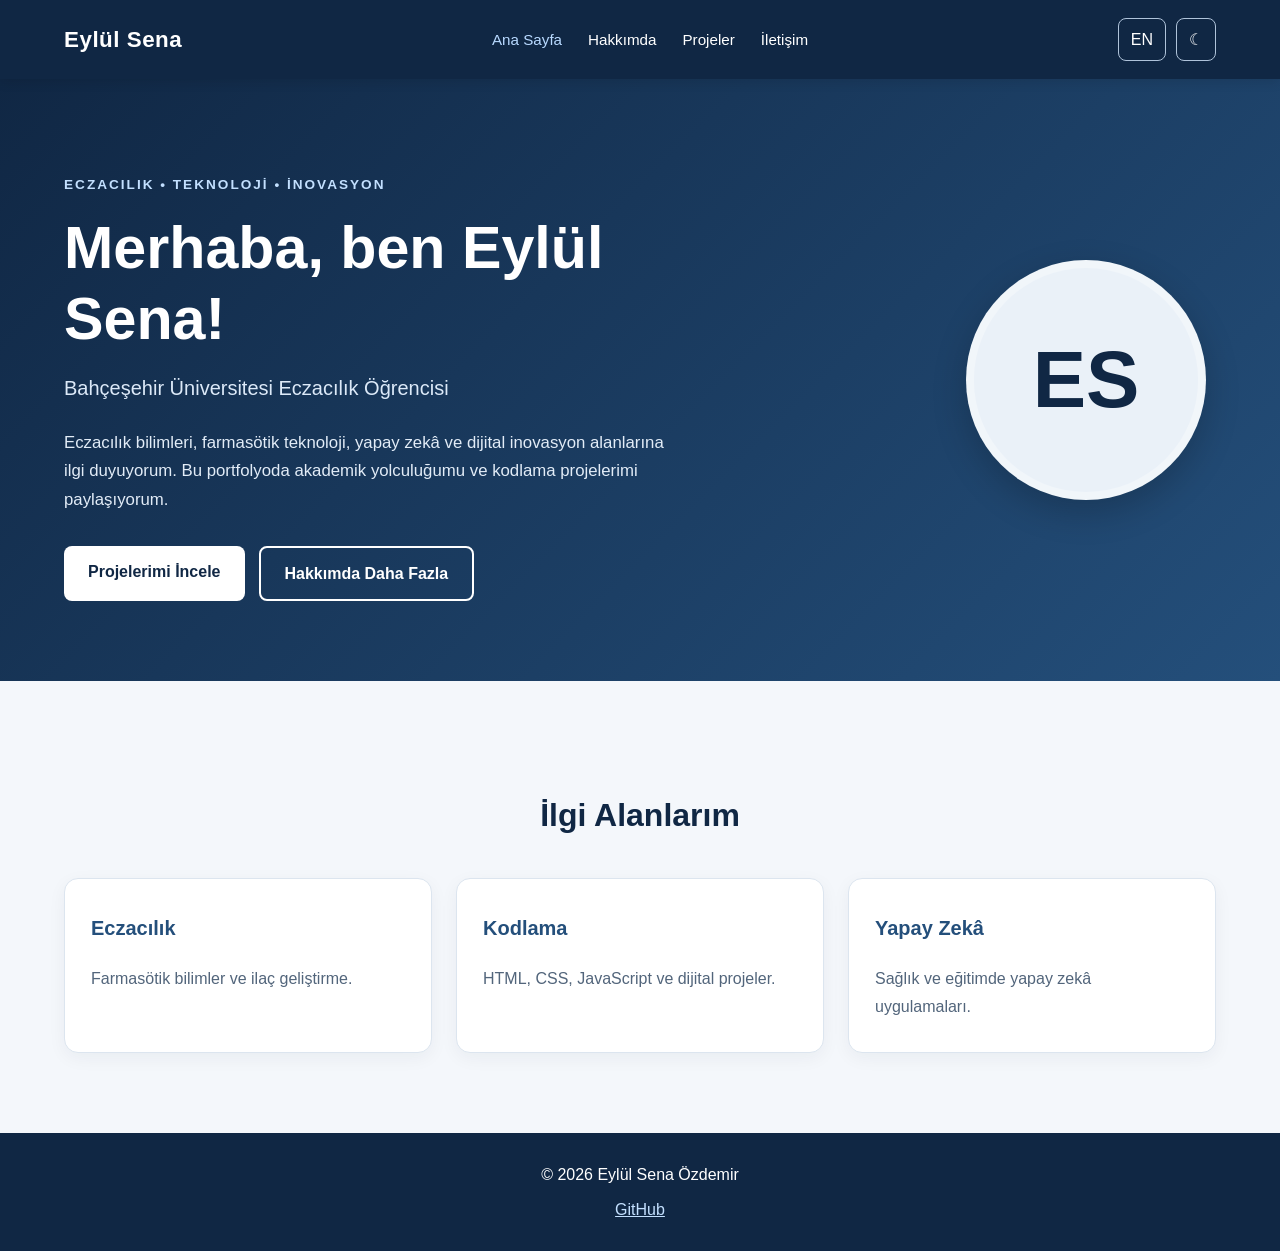
<file: index.html>
<!DOCTYPE html>
<html lang="tr">
<head>
  <meta charset="UTF-8">
  <meta name="viewport"
        content="width=device-width, initial-scale=1.0">
  <meta name="description"
        content="Eylül Sena Özdemir'in akademik ve dijital portfolyosu.">
  <title>Eylül Sena | Academic Portfolio</title>
  <link rel="stylesheet" href="style.css">
  <script src="script.js" defer></script>
</head>

<body>
  <!-- Üst menü -->
  <header class="site-header">
    <nav class="navbar" aria-label="Ana menü">
      <a href="index.html" class="logo">
        Eylül Sena
      </a>

      <button class="menu-toggle" type="button"
              aria-label="Menüyü aç"
              aria-expanded="false"
              aria-controls="nav-links">
        ☰
      </button>

      <ul class="nav-links" id="nav-links">
        <li><a href="index.html" aria-current="page"
               data-tr="Ana Sayfa" data-en="Home">Ana Sayfa</a></li>
        <li><a href="about.html"
               data-tr="Hakkımda" data-en="About">Hakkımda</a></li>
        <li><a href="projects.html"
               data-tr="Projeler" data-en="Projects">Projeler</a></li>
        <li><a href="contact.html"
               data-tr="İletişim" data-en="Contact">İletişim</a></li>
      </ul>

      <div class="header-actions">
        <button id="language-toggle" type="button"
                aria-label="Switch to English">EN</button>
        <button id="theme-toggle" type="button"
                aria-label="Karanlık modu aç">☾</button>
      </div>
    </nav>
  </header>

  <main>
    <!-- Ana tanıtım -->
    <section class="hero" aria-labelledby="hero-title">
      <div class="hero-content">
        <p class="eyebrow"
           data-tr="ECZACILIK • TEKNOLOJİ • İNOVASYON"
           data-en="PHARMACY • TECHNOLOGY • INNOVATION">
          ECZACILIK • TEKNOLOJİ • İNOVASYON
        </p>

        <h1 id="hero-title"
            data-tr="Merhaba, ben Eylül Sena!"
            data-en="Hello, I'm Eylül Sena!">
          Merhaba, ben Eylül Sena!
        </h1>

        <h2 data-tr="Bahçeşehir Üniversitesi Eczacılık Öğrencisi"
            data-en="Pharmacy Student at Bahçeşehir University">
          Bahçeşehir Üniversitesi Eczacılık Öğrencisi
        </h2>

        <p data-tr="Eczacılık bilimleri, farmasötik teknoloji, yapay zekâ ve dijital inovasyon alanlarına ilgi duyuyorum. Bu portfolyoda akademik yolculuğumu ve kodlama projelerimi paylaşıyorum."
           data-en="I am interested in pharmaceutical sciences, pharmaceutical technology, artificial intelligence, and digital innovation. This portfolio showcases my academic journey and coding projects.">
          Eczacılık bilimleri, farmasötik teknoloji,
          yapay zekâ ve dijital inovasyon alanlarına
          ilgi duyuyorum. Bu portfolyoda akademik
          yolculuğumu ve kodlama projelerimi paylaşıyorum.
        </p>

        <div class="hero-buttons">
          <a href="projects.html" class="btn btn-primary"
             data-tr="Projelerimi İncele"
             data-en="Explore My Projects">
            Projelerimi İncele
          </a>
          <a href="about.html" class="btn btn-outline"
             data-tr="Hakkımda Daha Fazla"
             data-en="More About Me">
            Hakkımda Daha Fazla
          </a>
        </div>
      </div>

      <div class="hero-avatar">
        <div class="avatar-placeholder" role="img"
             aria-label="Eylül Sena için profil avatarı">
          ES
        </div>
      </div>
    </section>

    <!-- İlgi alanları -->
    <section class="interests" aria-labelledby="interests-title">
      <h2 id="interests-title"
          data-tr="İlgi Alanlarım"
          data-en="My Areas of Interest">
        İlgi Alanlarım
      </h2>

      <div class="interest-grid">
        <article class="interest-card">
          <h3 data-tr="Eczacılık" data-en="Pharmacy">Eczacılık</h3>
          <p data-tr="Farmasötik bilimler ve ilaç geliştirme."
             data-en="Pharmaceutical sciences and drug development.">
            Farmasötik bilimler ve ilaç geliştirme.
          </p>
        </article>

        <article class="interest-card">
          <h3 data-tr="Kodlama" data-en="Coding">Kodlama</h3>
          <p data-tr="HTML, CSS, JavaScript ve dijital projeler."
             data-en="HTML, CSS, JavaScript, and digital projects.">
            HTML, CSS, JavaScript ve dijital projeler.
          </p>
        </article>

        <article class="interest-card">
          <h3 data-tr="Yapay Zekâ" data-en="Artificial Intelligence">
            Yapay Zekâ
          </h3>
          <p data-tr="Sağlık ve eğitimde yapay zekâ uygulamaları."
             data-en="AI applications in healthcare and education.">
            Sağlık ve eğitimde yapay zekâ uygulamaları.
          </p>
        </article>
      </div>
    </section>
  </main>

  <footer class="site-footer">
    <p>© 2026 Eylül Sena Özdemir</p>
    <a href="https://github.com/eyllozdemir"
       target="_blank" rel="noopener noreferrer">
      GitHub
    </a>
  </footer>
</body>
</html>
</file>
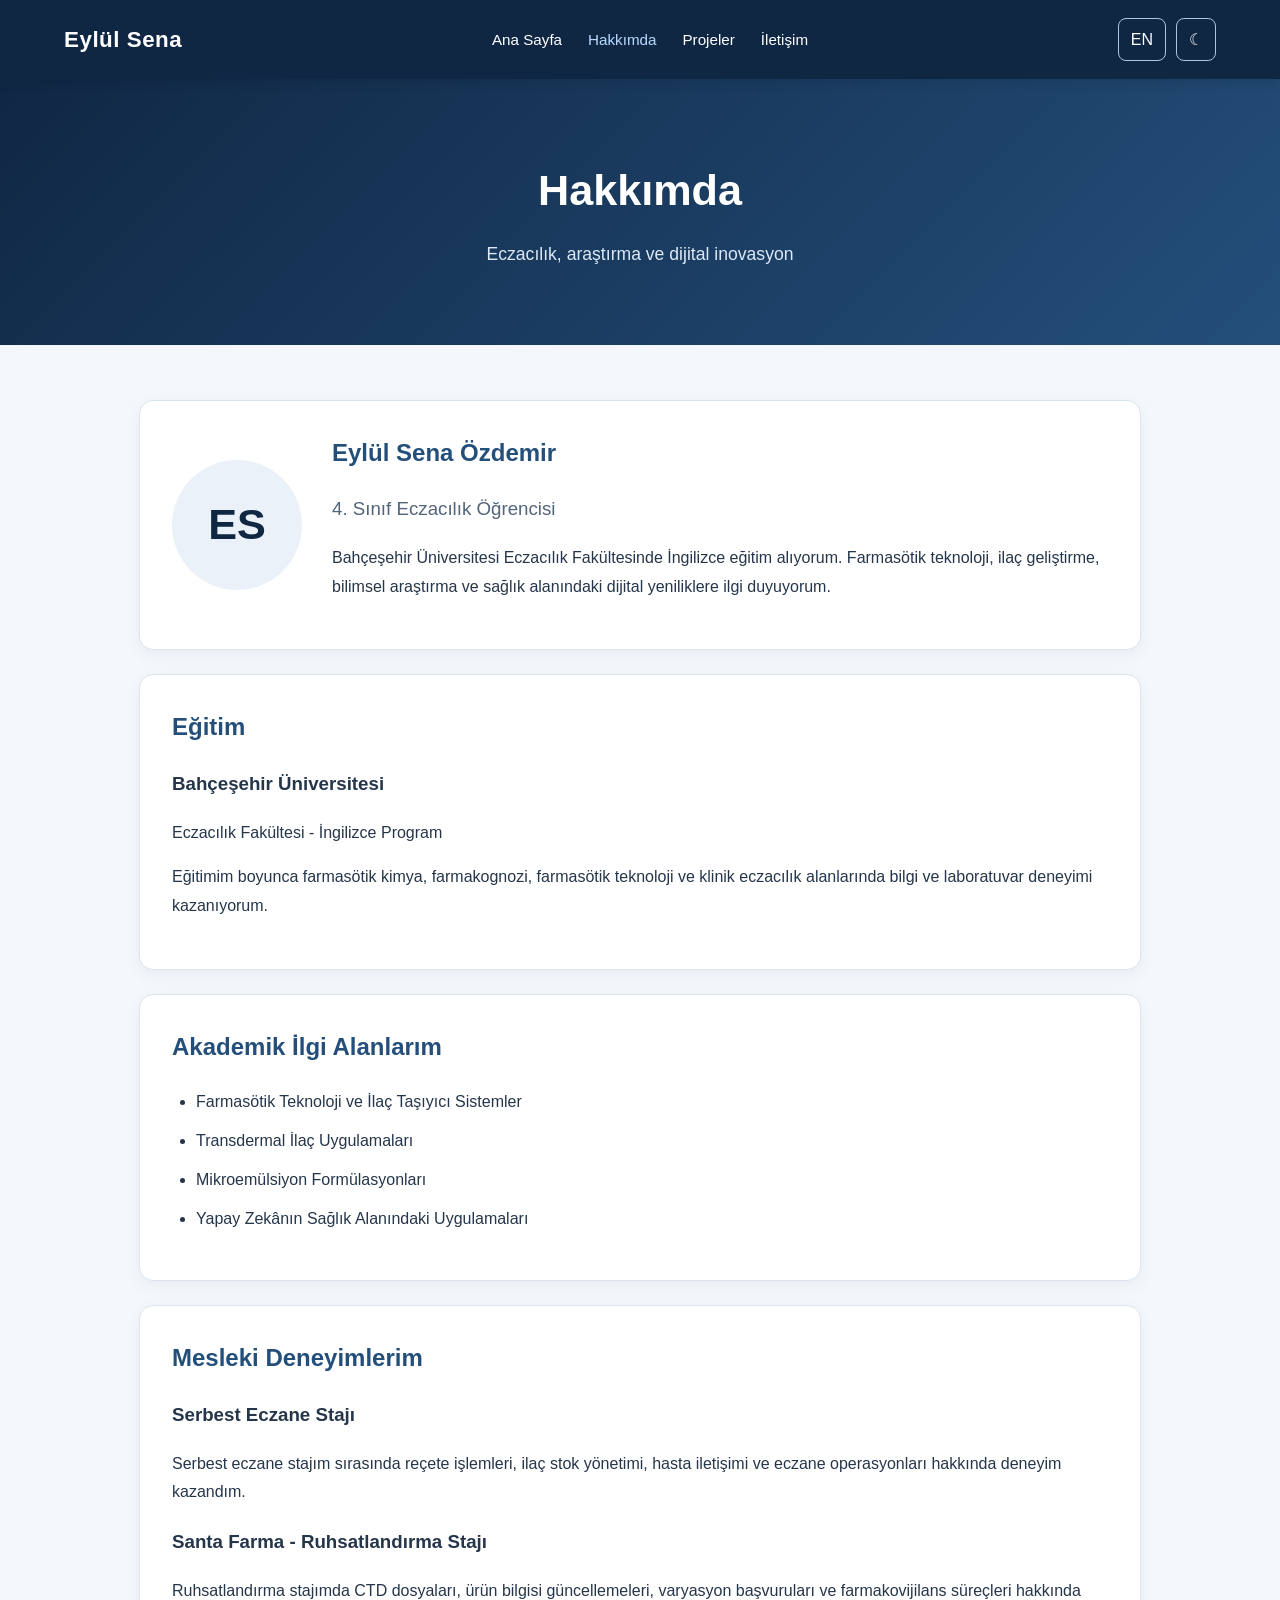
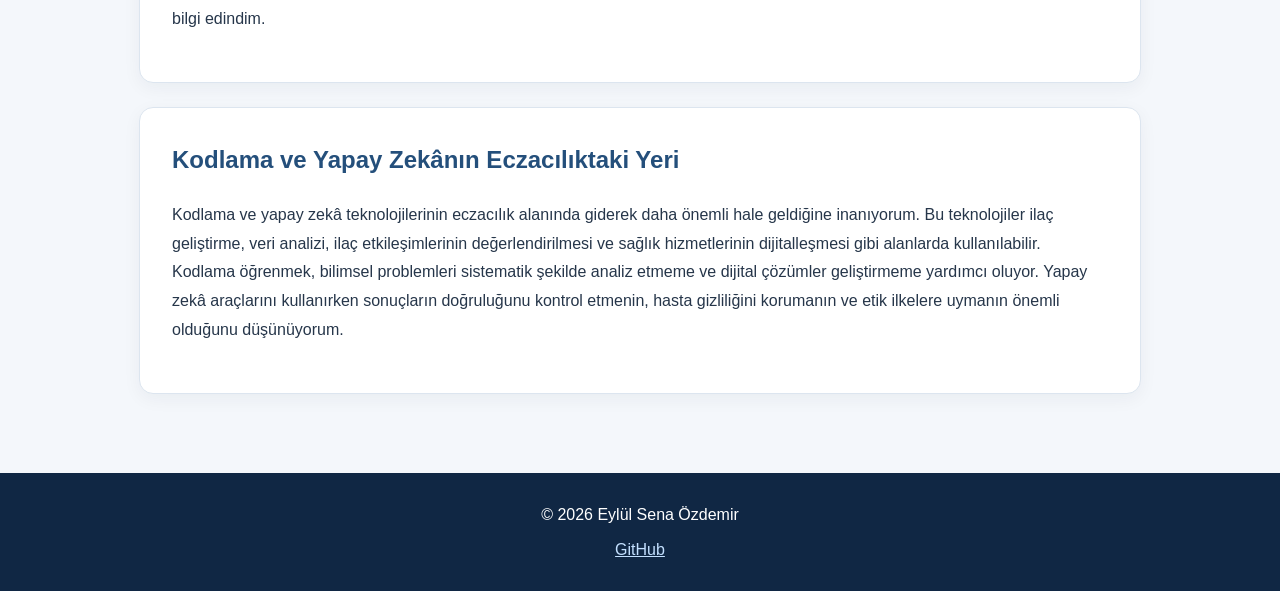
<file: about.html>
<!DOCTYPE html>
<html lang="tr">

<head>
  <meta charset="UTF-8">
  <meta name="viewport"
        content="width=device-width, initial-scale=1.0">

  <meta name="description"
        content="Eylül Sena Özdemir - Eğitim, deneyim ve akademik ilgi alanları.">

  <title>About Me | Eylül Sena</title>

  <link rel="stylesheet" href="style.css">
  <script src="script.js" defer></script>
</head>

<body>

  <!-- NAVIGATION -->
  <header class="site-header">
    <nav class="navbar" aria-label="Ana menü">

      <a href="index.html" class="logo">Eylül Sena</a>

      <button class="menu-toggle" type="button"
              aria-label="Menüyü aç"
              aria-expanded="false"
              aria-controls="nav-links">
        ☰
      </button>

      <ul class="nav-links" id="nav-links">
        <li>
          <a href="index.html"
             data-tr="Ana Sayfa" data-en="Home">
            Ana Sayfa
          </a>
        </li>

        <li>
          <a href="about.html" aria-current="page"
             data-tr="Hakkımda" data-en="About">
            Hakkımda
          </a>
        </li>

        <li>
          <a href="projects.html"
             data-tr="Projeler" data-en="Projects">
            Projeler
          </a>
        </li>

        <li>
          <a href="contact.html"
             data-tr="İletişim" data-en="Contact">
            İletişim
          </a>
        </li>
      </ul>

      <div class="header-actions">
        <button id="language-toggle" type="button"
                aria-label="Switch to English">EN</button>

        <button id="theme-toggle" type="button"
                aria-label="Karanlık modu aç">☾</button>
      </div>
    </nav>
  </header>


  <main>

    <!-- PAGE INTRODUCTION -->
    <section class="about-banner">
      <h1 data-tr="Hakkımda" data-en="About Me">
        Hakkımda
      </h1>

      <p data-tr="Eczacılık, araştırma ve dijital inovasyon"
         data-en="Pharmacy, Research and Digital Innovation">
        Eczacılık, araştırma ve dijital inovasyon
      </p>
    </section>


    <!-- PERSONAL INTRODUCTION -->
    <section class="about-container">

      <article class="about-intro">

        <div class="about-avatar" role="img"
             aria-label="Eylül Sena için profil avatarı">
          ES
        </div>

        <div>
          <h2>Eylül Sena Özdemir</h2>

          <h3 data-tr="4. Sınıf Eczacılık Öğrencisi"
              data-en="Fourth-Year Pharmacy Student">
            4. Sınıf Eczacılık Öğrencisi
          </h3>

          <p data-tr="Bahçeşehir Üniversitesi Eczacılık Fakültesinde İngilizce eğitim alıyorum. Farmasötik teknoloji, ilaç geliştirme, bilimsel araştırma ve sağlık alanındaki dijital yeniliklere ilgi duyuyorum."
             data-en="I am studying pharmacy in English at Bahçeşehir University. My interests include pharmaceutical technology, drug development, scientific research, and digital innovation in healthcare.">
            Bahçeşehir Üniversitesi Eczacılık
            Fakültesinde İngilizce eğitim alıyorum.
            Farmasötik teknoloji, ilaç geliştirme,
            bilimsel araştırma ve sağlık alanındaki
            dijital yeniliklere ilgi duyuyorum.
          </p>
        </div>

      </article>


      <!-- EDUCATION -->
      <article class="about-section">

        <h2 data-tr="Eğitim" data-en="Education">
          Eğitim
        </h2>

        <h3 data-tr="Bahçeşehir Üniversitesi"
            data-en="Bahçeşehir University">
          Bahçeşehir Üniversitesi
        </h3>

        <p data-tr="Eczacılık Fakültesi - İngilizce Program"
           data-en="Faculty of Pharmacy - English Program">
          Eczacılık Fakültesi - İngilizce Program
        </p>

        <p data-tr="Eğitimim boyunca farmasötik kimya, farmakognozi, farmasötik teknoloji ve klinik eczacılık alanlarında bilgi ve laboratuvar deneyimi kazanıyorum."
           data-en="Throughout my education, I have been developing my knowledge and laboratory experience in pharmaceutical chemistry, pharmacognosy, pharmaceutical technology, and clinical pharmacy.">
          Eğitimim boyunca farmasötik kimya,
          farmakognozi, farmasötik teknoloji ve
          klinik eczacılık alanlarında bilgi ve
          laboratuvar deneyimi kazanıyorum.
        </p>

      </article>


      <!-- RESEARCH INTERESTS -->
      <article class="about-section">

        <h2 data-tr="Akademik İlgi Alanlarım"
            data-en="Academic Interests">
          Akademik İlgi Alanlarım
        </h2>

        <ul>
          <li data-tr="Farmasötik Teknoloji ve İlaç Taşıyıcı Sistemler"
              data-en="Pharmaceutical Technology and Drug Delivery Systems">
            Farmasötik Teknoloji ve İlaç Taşıyıcı Sistemler
          </li>

          <li data-tr="Transdermal İlaç Uygulamaları"
              data-en="Transdermal Drug Delivery">
            Transdermal İlaç Uygulamaları
          </li>

          <li data-tr="Mikroemülsiyon Formülasyonları"
              data-en="Microemulsion Formulations">
            Mikroemülsiyon Formülasyonları
          </li>

          <li data-tr="Yapay Zekânın Sağlık Alanındaki Uygulamaları"
              data-en="Applications of Artificial Intelligence in Healthcare">
            Yapay Zekânın Sağlık Alanındaki Uygulamaları
          </li>
        </ul>

      </article>


      <!-- PROFESSIONAL EXPERIENCE -->
      <article class="about-section">

        <h2 data-tr="Mesleki Deneyimlerim"
            data-en="Professional Experience">
          Mesleki Deneyimlerim
        </h2>

        <h3 data-tr="Serbest Eczane Stajı"
            data-en="Community Pharmacy Internship">
          Serbest Eczane Stajı
        </h3>

        <p data-tr="Serbest eczane stajım sırasında reçete işlemleri, ilaç stok yönetimi, hasta iletişimi ve eczane operasyonları hakkında deneyim kazandım."
           data-en="During my community pharmacy internship, I gained experience in prescription processing, medication inventory management, patient communication, and pharmacy operations.">
          Serbest eczane stajım sırasında reçete
          işlemleri, ilaç stok yönetimi, hasta
          iletişimi ve eczane operasyonları
          hakkında deneyim kazandım.
        </p>

        <h3 data-tr="Santa Farma - Ruhsatlandırma Stajı"
            data-en="Santa Farma - Regulatory Affairs Internship">
          Santa Farma - Ruhsatlandırma Stajı
        </h3>

        <p data-tr="Ruhsatlandırma stajımda CTD dosyaları, ürün bilgisi güncellemeleri, varyasyon başvuruları ve farmakovijilans süreçleri hakkında bilgi edindim."
           data-en="During my regulatory affairs internship, I learned about CTD dossiers, product information updates, variation applications, and pharmacovigilance processes.">
          Ruhsatlandırma stajımda CTD dosyaları,
          ürün bilgisi güncellemeleri, varyasyon
          başvuruları ve farmakovijilans süreçleri
          hakkında bilgi edindim.
        </p>

      </article>


      <!-- CODING AND ARTIFICIAL INTELLIGENCE -->
      <article class="about-section">

        <h2 data-tr="Kodlama ve Yapay Zekânın Eczacılıktaki Yeri"
            data-en="The Role of Coding and AI in Pharmacy">
          Kodlama ve Yapay Zekânın Eczacılıktaki Yeri
        </h2>

        <p data-tr="Kodlama ve yapay zekâ teknolojilerinin eczacılık alanında giderek daha önemli hale geldiğine inanıyorum. Bu teknolojiler ilaç geliştirme, veri analizi, ilaç etkileşimlerinin değerlendirilmesi ve sağlık hizmetlerinin dijitalleşmesi gibi alanlarda kullanılabilir. Kodlama öğrenmek, bilimsel problemleri sistematik şekilde analiz etmeme ve dijital çözümler geliştirmeme yardımcı oluyor. Yapay zekâ araçlarını kullanırken sonuçların doğruluğunu kontrol etmenin, hasta gizliliğini korumanın ve etik ilkelere uymanın önemli olduğunu düşünüyorum."
           data-en="I believe that coding and artificial intelligence are becoming increasingly important in pharmacy. These technologies can support drug development, data analysis, drug interaction assessment, and the digital transformation of healthcare. Learning to code helps me analyze scientific problems systematically and develop digital solutions. When using AI tools, I believe it is essential to verify their outputs, protect patient privacy, and follow ethical principles.">
          Kodlama ve yapay zekâ teknolojilerinin
          eczacılık alanında giderek daha önemli
          hale geldiğine inanıyorum. Bu teknolojiler
          ilaç geliştirme, veri analizi, ilaç
          etkileşimlerinin değerlendirilmesi ve
          sağlık hizmetlerinin dijitalleşmesi
          gibi alanlarda kullanılabilir.

          Kodlama öğrenmek, bilimsel problemleri
          sistematik şekilde analiz etmeme ve
          dijital çözümler geliştirmeme yardımcı
          oluyor. Yapay zekâ araçlarını kullanırken
          sonuçların doğruluğunu kontrol etmenin,
          hasta gizliliğini korumanın ve etik
          ilkelere uymanın önemli olduğunu
          düşünüyorum.
        </p>

      </article>

    </section>
  </main>


  <footer class="site-footer">
    <p>© 2026 Eylül Sena Özdemir</p>

    <a href="https://github.com/eyllozdemir"
       target="_blank"
       rel="noopener noreferrer">
      GitHub
    </a>
  </footer>

</body>
</html>
</file>
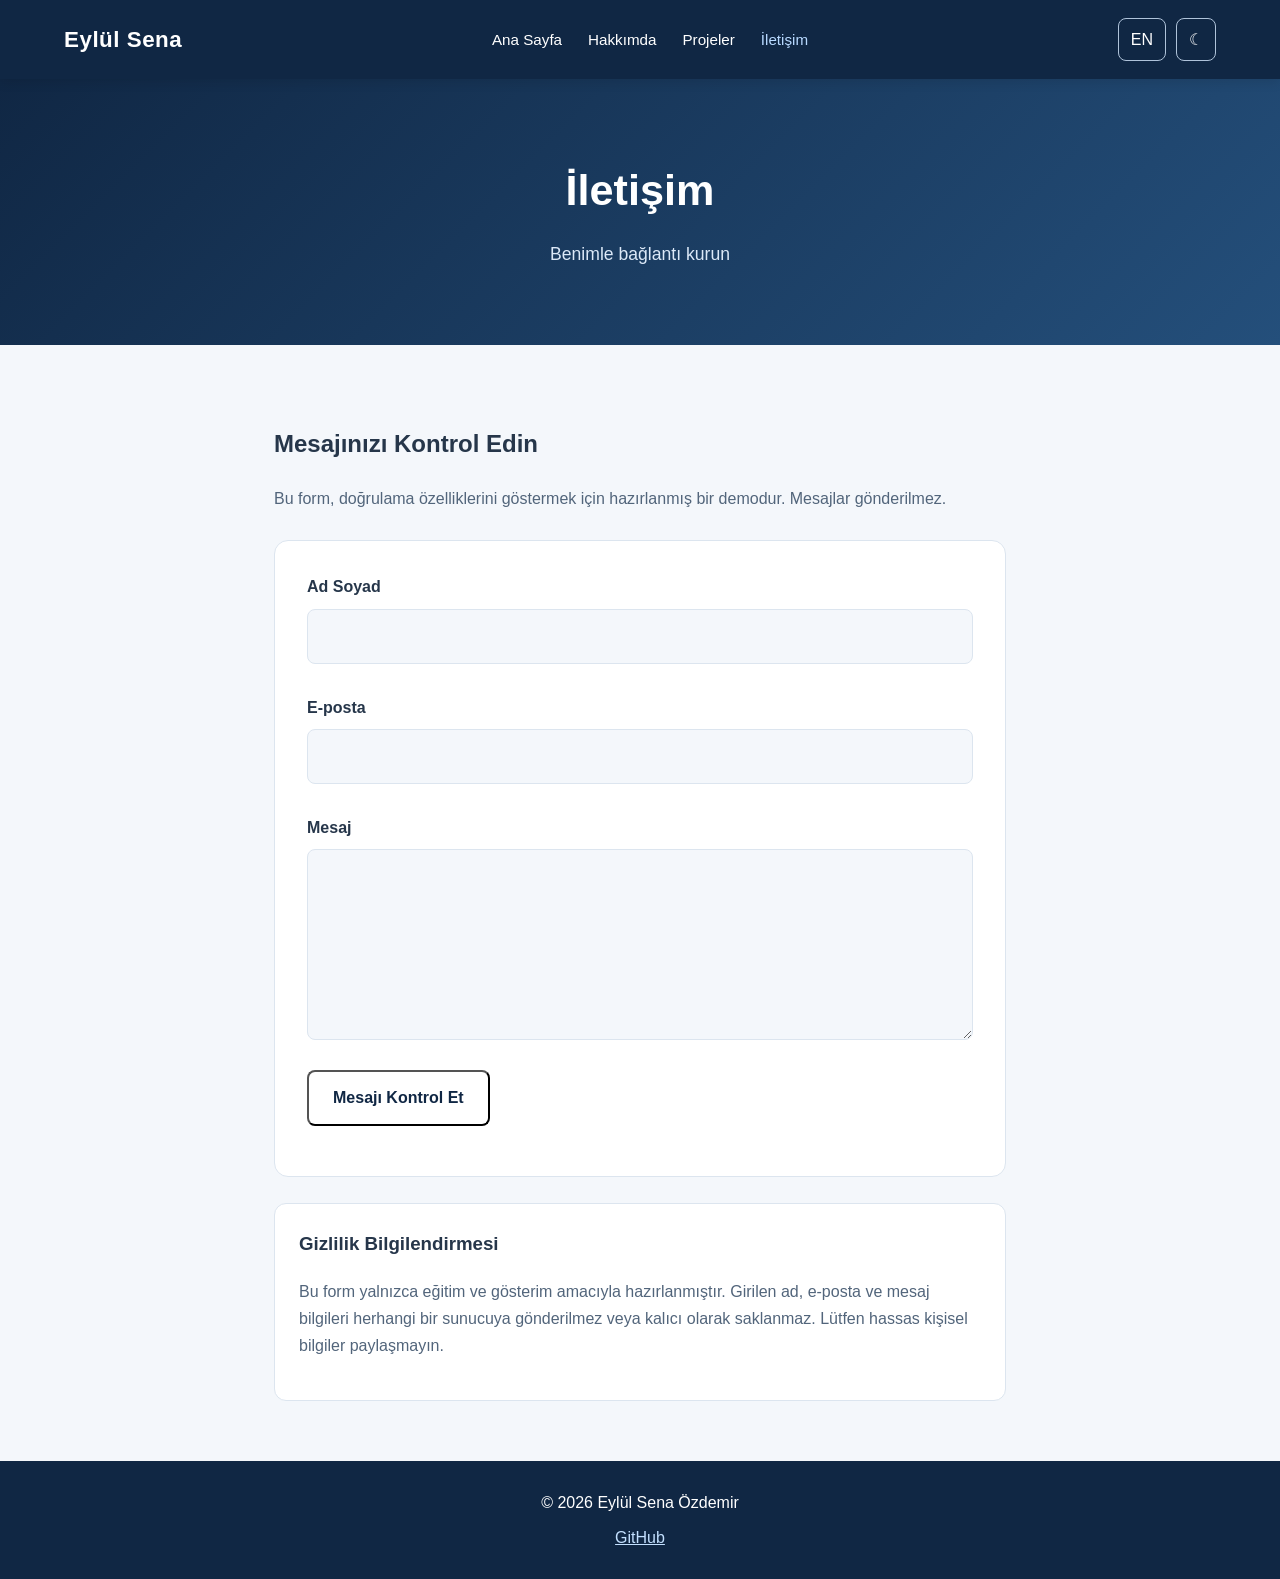
<file: contact.html>
<!DOCTYPE html>
<html lang="tr">

<head>
  <meta charset="UTF-8">
  <meta name="viewport"
        content="width=device-width, initial-scale=1.0">

  <meta name="description"
        content="Eylül Sena Özdemir - İletişim sayfası.">

  <title>Contact | Eylül Sena</title>

  <link rel="stylesheet" href="style.css">
  <script src="script.js" defer></script>
</head>

<body>

  <header class="site-header">
    <nav class="navbar" aria-label="Ana menü">

      <a href="index.html" class="logo">Eylül Sena</a>

      <button class="menu-toggle" type="button"
              aria-label="Menüyü aç"
              aria-expanded="false"
              aria-controls="nav-links">☰</button>

      <ul class="nav-links" id="nav-links">

        <li>
          <a href="index.html"
             data-tr="Ana Sayfa" data-en="Home">
            Ana Sayfa
          </a>
        </li>

        <li>
          <a href="about.html"
             data-tr="Hakkımda" data-en="About">
            Hakkımda
          </a>
        </li>

        <li>
          <a href="projects.html"
             data-tr="Projeler" data-en="Projects">
            Projeler
          </a>
        </li>

        <li>
          <a href="contact.html" aria-current="page"
             data-tr="İletişim" data-en="Contact">
            İletişim
          </a>
        </li>

      </ul>

      <div class="header-actions">
        <button id="language-toggle" type="button"
                aria-label="Switch to English">EN</button>

        <button id="theme-toggle" type="button"
                aria-label="Karanlık modu aç">☾</button>
      </div>

    </nav>
  </header>


  <main>

    <section class="about-banner">
      <h1 data-tr="İletişim" data-en="Contact Me">
        İletişim
      </h1>

      <p data-tr="Benimle bağlantı kurun"
         data-en="Let's Connect">
        Benimle bağlantı kurun
      </p>
    </section>


    <section class="contact-container"
             aria-labelledby="contact-heading">

      <h2 id="contact-heading"
          data-tr="Mesajınızı Kontrol Edin"
          data-en="Check Your Message">
        Mesajınızı Kontrol Edin
      </h2>

      <p data-tr="Bu form, doğrulama özelliklerini göstermek için hazırlanmış bir demodur. Mesajlar gönderilmez."
         data-en="This form demonstrates validation features. Messages are not sent.">
        Bu form, doğrulama özelliklerini
        göstermek için hazırlanmış bir demodur.
        Mesajlar gönderilmez.
      </p>

      <form id="contact-form" novalidate>

        <div class="form-group">
          <label for="contact-name"
                 data-tr="Ad Soyad"
                 data-en="Full Name">
            Ad Soyad
          </label>

          <input id="contact-name"
                 name="name"
                 type="text"
                 autocomplete="name"
                 maxlength="100"
                 required
                 aria-describedby="name-error">

          <span id="name-error"
                class="form-error"></span>
        </div>


        <div class="form-group">
          <label for="contact-email"
                 data-tr="E-posta"
                 data-en="Email Address">
            E-posta
          </label>

          <input id="contact-email"
                 name="email"
                 type="email"
                 autocomplete="email"
                 maxlength="254"
                 required
                 aria-describedby="email-error">

          <span id="email-error"
                class="form-error"></span>
        </div>


        <div class="form-group">
          <label for="contact-message"
                 data-tr="Mesaj"
                 data-en="Message">
            Mesaj
          </label>

          <textarea id="contact-message"
                    name="message"
                    rows="6"
                    minlength="10"
                    maxlength="1000"
                    required
                    aria-describedby="message-error"></textarea>

          <span id="message-error"
                class="form-error"></span>
        </div>


        <button type="submit" class="btn btn-primary"
                data-tr="Mesajı Kontrol Et"
                data-en="Validate Message">
          Mesajı Kontrol Et
        </button>

        <p id="form-status"
           role="status"
           aria-live="polite"></p>

      </form>


      <div class="privacy-note">
        <h3 data-tr="Gizlilik Bilgilendirmesi"
            data-en="Privacy Notice">
          Gizlilik Bilgilendirmesi
        </h3>

        <p data-tr="Bu form yalnızca eğitim ve gösterim amacıyla hazırlanmıştır. Girilen ad, e-posta ve mesaj bilgileri herhangi bir sunucuya gönderilmez veya kalıcı olarak saklanmaz. Lütfen hassas kişisel bilgiler paylaşmayın."
           data-en="This form is for educational demonstration only. Names, email addresses, and messages are not transmitted to a server or permanently stored. Please do not enter sensitive personal information.">
          Bu form yalnızca eğitim ve gösterim
          amacıyla hazırlanmıştır. Girilen ad,
          e-posta ve mesaj bilgileri herhangi
          bir sunucuya gönderilmez veya kalıcı
          olarak saklanmaz. Lütfen hassas
          kişisel bilgiler paylaşmayın.
        </p>
      </div>

    </section>

  </main>


  <footer class="site-footer">
    <p>© 2026 Eylül Sena Özdemir</p>

    <a href="https://github.com/eyllozdemir"
       target="_blank"
       rel="noopener noreferrer">
      GitHub
    </a>
  </footer>

</body>
</html>
</file>
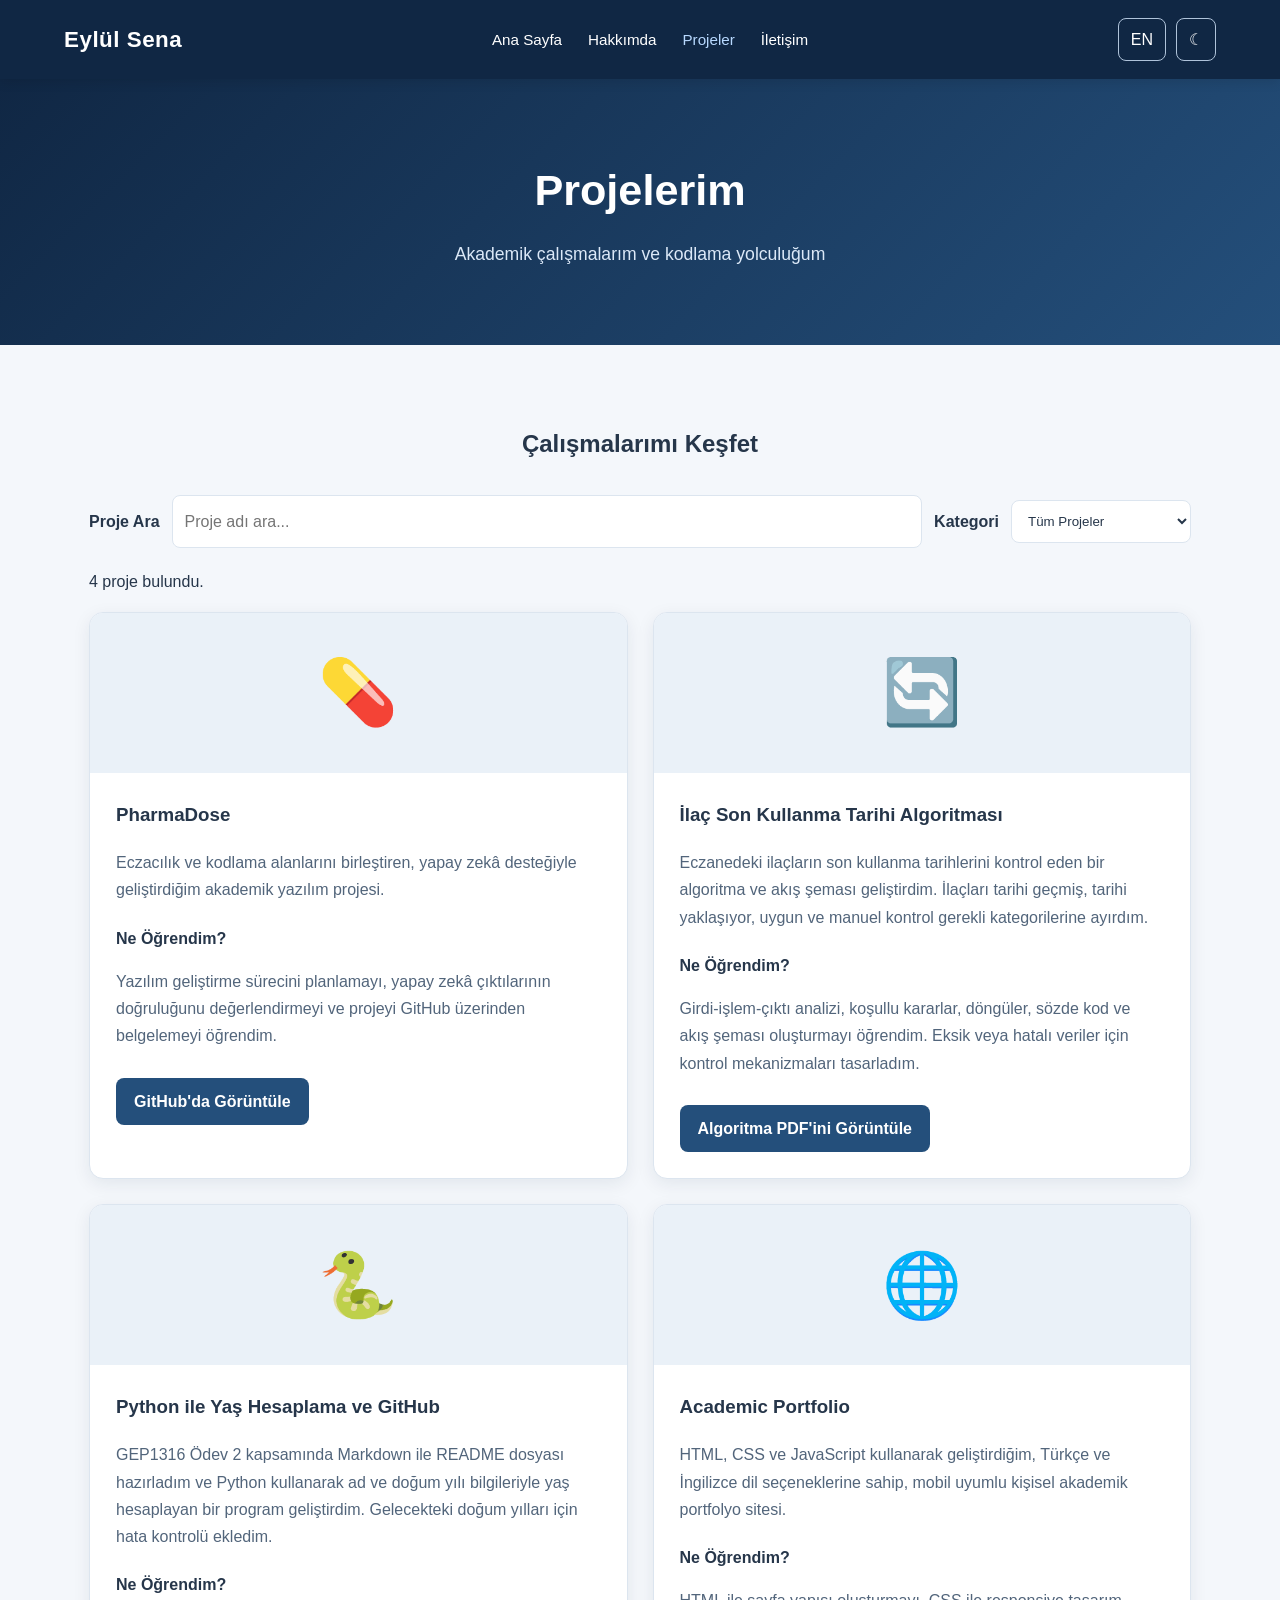
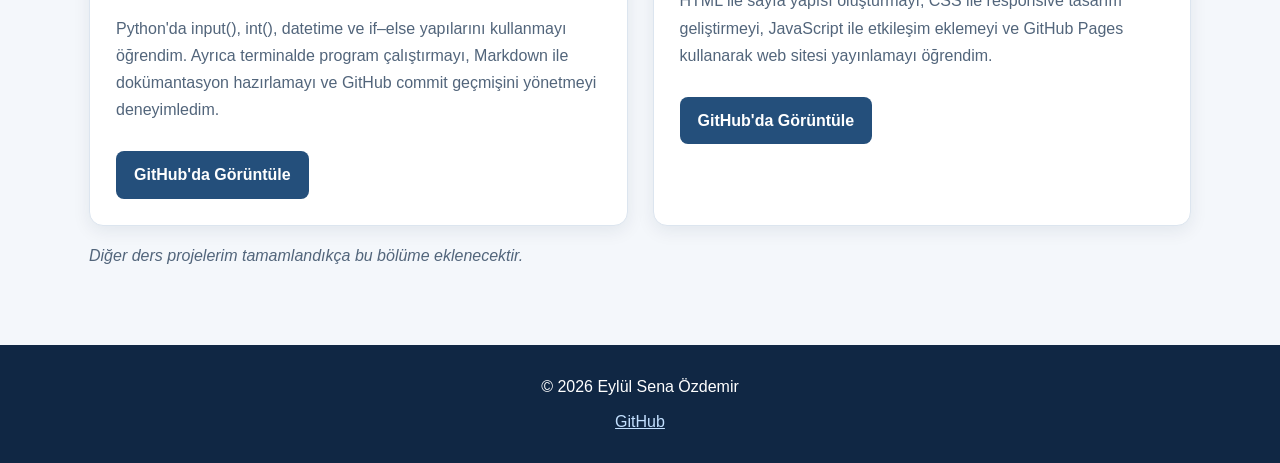
<file: projects.html>
<!DOCTYPE html>
<html lang="tr">

<head>
  <meta charset="UTF-8">

  <meta name="viewport"
        content="width=device-width, initial-scale=1.0">

  <meta name="description"
        content="Eylül Sena Özdemir'in akademik, eczacılık ve kodlama projeleri.">

  <title>Projects | Eylül Sena</title>

  <link rel="stylesheet" href="style.css">

  <script src="script.js" defer></script>
</head>

<body>

  <!-- =====================================
       HEADER AND NAVIGATION
       ===================================== -->

  <header class="site-header">

    <nav class="navbar" aria-label="Ana menü">

      <a href="index.html" class="logo">
        Eylül Sena
      </a>

      <button
        class="menu-toggle"
        type="button"
        aria-label="Menüyü aç"
        aria-expanded="false"
        aria-controls="nav-links">
        ☰
      </button>

      <ul class="nav-links" id="nav-links">

        <li>
          <a href="index.html"
             data-tr="Ana Sayfa"
             data-en="Home">
            Ana Sayfa
          </a>
        </li>

        <li>
          <a href="about.html"
             data-tr="Hakkımda"
             data-en="About">
            Hakkımda
          </a>
        </li>

        <li>
          <a href="projects.html"
             aria-current="page"
             data-tr="Projeler"
             data-en="Projects">
            Projeler
          </a>
        </li>

        <li>
          <a href="contact.html"
             data-tr="İletişim"
             data-en="Contact">
            İletişim
          </a>
        </li>

      </ul>

      <div class="header-actions">

        <button
          id="language-toggle"
          type="button"
          aria-label="Switch to English">
          EN
        </button>

        <button
          id="theme-toggle"
          type="button"
          aria-label="Karanlık modu aç">
          ☾
        </button>

      </div>

    </nav>

  </header>


  <!-- =====================================
       MAIN CONTENT
       ===================================== -->

  <main>

    <!-- PAGE BANNER -->

    <section class="about-banner">

      <h1
        data-tr="Projelerim"
        data-en="My Projects">
        Projelerim
      </h1>

      <p
        data-tr="Akademik çalışmalarım ve kodlama yolculuğum"
        data-en="My academic work and coding journey">
        Akademik çalışmalarım ve kodlama yolculuğum
      </p>

    </section>


    <!-- =====================================
         PROJECTS SECTION
         ===================================== -->

    <section
      class="projects-container"
      aria-labelledby="projects-heading">

      <h2
        id="projects-heading"
        data-tr="Çalışmalarımı Keşfet"
        data-en="Explore My Work">
        Çalışmalarımı Keşfet
      </h2>


      <!-- SEARCH AND FILTER -->

      <div class="project-controls">

        <label
          for="project-search"
          data-tr="Proje Ara"
          data-en="Search Projects">
          Proje Ara
        </label>

        <input
          type="search"
          id="project-search"
          placeholder="Proje adı ara..."
          aria-label="Proje ara">

        <label
          for="project-filter"
          data-tr="Kategori"
          data-en="Category">
          Kategori
        </label>

        <select id="project-filter">

          <option
            value="all"
            data-tr="Tüm Projeler"
            data-en="All Projects">
            Tüm Projeler
          </option>

          <option
            value="coding"
            data-tr="Kodlama"
            data-en="Coding">
            Kodlama
          </option>

          <option
            value="algorithm"
            data-tr="Algoritma"
            data-en="Algorithm">
            Algoritma
          </option>

          <option
            value="web"
            data-tr="Web Tasarımı"
            data-en="Web Design">
            Web Tasarımı
          </option>

        </select>

      </div>


      <p
        id="project-feedback"
        role="status"
        aria-live="polite">
      </p>


      <!-- =====================================
           PROJECT CARDS
           ===================================== -->

      <div class="projects-grid">


        <!-- =================================
             PROJECT 1 - PHARMADOSE
             ================================= -->

        <article
          class="project-card"
          data-category="coding"
          data-search="pharmadose pharmacy coding eczacılık kodlama">

          <div
            class="project-image"
            role="img"
            aria-label="PharmaDose proje simgesi">

            <span aria-hidden="true">💊</span>

          </div>


          <div class="project-content">

            <h3>PharmaDose</h3>

            <p
              data-tr="Eczacılık ve kodlama alanlarını birleştiren, yapay zekâ desteğiyle geliştirdiğim akademik yazılım projesi."
              data-en="An academic software project combining pharmacy and coding, developed with AI assistance.">

              Eczacılık ve kodlama alanlarını
              birleştiren, yapay zekâ desteğiyle
              geliştirdiğim akademik yazılım projesi.

            </p>


            <h4
              data-tr="Ne Öğrendim?"
              data-en="What I Learned">
              Ne Öğrendim?
            </h4>

            <p
              data-tr="Yazılım geliştirme sürecini planlamayı, yapay zekâ çıktılarının doğruluğunu değerlendirmeyi ve projeyi GitHub üzerinden belgelemeyi öğrendim."
              data-en="I learned to plan software development, evaluate AI-generated outputs, and document a project using GitHub.">

              Yazılım geliştirme sürecini
              planlamayı, yapay zekâ çıktılarının
              doğruluğunu değerlendirmeyi ve
              projeyi GitHub üzerinden
              belgelemeyi öğrendim.

            </p>


            <a
              class="project-link"
              href="https://github.com/eyllozdemir/PharmaDose"
              target="_blank"
              rel="noopener noreferrer"
              data-tr="GitHub'da Görüntüle"
              data-en="View on GitHub">

              GitHub'da Görüntüle

            </a>

          </div>

        </article>


        <!-- =================================
             PROJECT 2 - EXPIRY ALGORITHM
             ================================= -->

        <article
          class="project-card"
          data-category="algorithm"
          data-search="algorithm flowchart expiry date son kullanma tarihi algoritma pharmacy">

          <div
            class="project-image"
            role="img"
            aria-label="İlaç son kullanma tarihi algoritması simgesi">

            <span aria-hidden="true">🔄</span>

          </div>


          <div class="project-content">

            <h3
              data-tr="İlaç Son Kullanma Tarihi Algoritması"
              data-en="Medication Expiry Date Algorithm">

              İlaç Son Kullanma Tarihi Algoritması

            </h3>


            <p
              data-tr="Eczanedeki ilaçların son kullanma tarihlerini kontrol eden bir algoritma ve akış şeması geliştirdim. İlaçları tarihi geçmiş, tarihi yaklaşıyor, uygun ve manuel kontrol gerekli kategorilerine ayırdım."
              data-en="I developed an algorithm and flowchart to check medication expiry dates in a pharmacy. Medications are classified as expired, approaching expiry, valid, or requiring manual review.">

              Eczanedeki ilaçların son kullanma
              tarihlerini kontrol eden bir
              algoritma ve akış şeması geliştirdim.
              İlaçları tarihi geçmiş, tarihi
              yaklaşıyor, uygun ve manuel kontrol
              gerekli kategorilerine ayırdım.

            </p>


            <h4
              data-tr="Ne Öğrendim?"
              data-en="What I Learned">
              Ne Öğrendim?
            </h4>


            <p
              data-tr="Girdi-işlem-çıktı analizi, koşullu kararlar, döngüler, sözde kod ve akış şeması oluşturmayı öğrendim. Eksik veya hatalı veriler için kontrol mekanizmaları tasarladım."
              data-en="I learned input-process-output analysis, conditional decisions, loops, pseudocode, and flowchart design. I also designed checks for missing or invalid data.">

              Girdi-işlem-çıktı analizi,
              koşullu kararlar, döngüler,
              sözde kod ve akış şeması
              oluşturmayı öğrendim.
              Eksik veya hatalı veriler için
              kontrol mekanizmaları tasarladım.

            </p>


            
<a
  class="project-link"
  href="GEP1316_Odev1_Eylul_Sena_Ozdemir .pdf"
  target="_blank"
  rel="noopener noreferrer"
  data-tr="Algoritma PDF'ini Görüntüle"
  data-en="View Algorithm PDF">

  Algoritma PDF'ini Görüntüle

</a>

          </div>

        </article>


        <!-- =================================
             PROJECT 3 - PYTHON AND GITHUB
             ================================= -->

        <article
          class="project-card"
          data-category="coding"
          data-search="python github readme merhaba yaş hesaplama age calculator">

          <div
            class="project-image"
            role="img"
            aria-label="Python programlama projesi simgesi">

            <span aria-hidden="true">🐍</span>

          </div>


          <div class="project-content">

            <h3
              data-tr="Python ile Yaş Hesaplama ve GitHub"
              data-en="Python Age Calculator and GitHub">

              Python ile Yaş Hesaplama ve GitHub

            </h3>


            <p
              data-tr="GEP1316 Ödev 2 kapsamında Markdown ile README dosyası hazırladım ve Python kullanarak ad ve doğum yılı bilgileriyle yaş hesaplayan bir program geliştirdim. Gelecekteki doğum yılları için hata kontrolü ekledim."
              data-en="For GEP1316 Assignment 2, I created a README file using Markdown and developed a Python program that calculates age from a name and birth year. I added validation for future birth years.">

              GEP1316 Ödev 2 kapsamında
              Markdown ile README dosyası
              hazırladım ve Python kullanarak
              ad ve doğum yılı bilgileriyle
              yaş hesaplayan bir program geliştirdim.
              Gelecekteki doğum yılları için
              hata kontrolü ekledim.

            </p>


            <h4
              data-tr="Ne Öğrendim?"
              data-en="What I Learned">
              Ne Öğrendim?
            </h4>


            <p
              data-tr="Python'da input(), int(), datetime ve if–else yapılarını kullanmayı öğrendim. Ayrıca terminalde program çalıştırmayı, Markdown ile dokümantasyon hazırlamayı ve GitHub commit geçmişini yönetmeyi deneyimledim."
              data-en="I learned to use input(), int(), datetime, and if–else in Python. I also gained experience running programs in the terminal, writing Markdown documentation, and managing GitHub commits.">

              Python'da input(), int(),
              datetime ve if–else yapılarını
              kullanmayı öğrendim.
              Ayrıca terminalde program çalıştırmayı,
              Markdown ile dokümantasyon
              hazırlamayı ve GitHub commit
              geçmişini yönetmeyi deneyimledim.

            </p>


            <a
              class="project-link"
              href="https://github.com/eyllozdemir/gep1316-portfolyo"
              target="_blank"
              rel="noopener noreferrer"
              data-tr="GitHub'da Görüntüle"
              data-en="View on GitHub">

              GitHub'da Görüntüle

            </a>

          </div>

        </article>


        <!-- =================================
             PROJECT 4 - ACADEMIC PORTFOLIO
             ================================= -->

        <article
          class="project-card"
          data-category="web"
          data-search="academic portfolio html css javascript web design">

          <div
            class="project-image"
            role="img"
            aria-label="Academic Portfolio web sitesi simgesi">

            <span aria-hidden="true">🌐</span>

          </div>


          <div class="project-content">

            <h3>Academic Portfolio</h3>


            <p
              data-tr="HTML, CSS ve JavaScript kullanarak geliştirdiğim, Türkçe ve İngilizce dil seçeneklerine sahip, mobil uyumlu kişisel akademik portfolyo sitesi."
              data-en="A responsive bilingual academic portfolio website developed using HTML, CSS, and JavaScript.">

              HTML, CSS ve JavaScript kullanarak
              geliştirdiğim, Türkçe ve İngilizce
              dil seçeneklerine sahip,
              mobil uyumlu kişisel akademik
              portfolyo sitesi.

            </p>


            <h4
              data-tr="Ne Öğrendim?"
              data-en="What I Learned">
              Ne Öğrendim?
            </h4>


            <p
              data-tr="HTML ile sayfa yapısı oluşturmayı, CSS ile responsive tasarım geliştirmeyi, JavaScript ile etkileşim eklemeyi ve GitHub Pages kullanarak web sitesi yayınlamayı öğrendim."
              data-en="I learned to structure pages with HTML, create responsive layouts with CSS, add interactivity with JavaScript, and publish websites using GitHub Pages.">

              HTML ile sayfa yapısı oluşturmayı,
              CSS ile responsive tasarım geliştirmeyi,
              JavaScript ile etkileşim eklemeyi
              ve GitHub Pages kullanarak
              web sitesi yayınlamayı öğrendim.

            </p>


            <a
              class="project-link"
              href="https://github.com/eyllozdemir/academic-portfolio"
              target="_blank"
              rel="noopener noreferrer"
              data-tr="GitHub'da Görüntüle"
              data-en="View on GitHub">

              GitHub'da Görüntüle

            </a>

          </div>

        </article>


      </div>


      <!-- ADDITIONAL PROJECTS NOTE -->

      <p
        class="project-note"
        data-tr="Diğer ders projelerim tamamlandıkça bu bölüme eklenecektir."
        data-en="Additional coursework projects will be added as they are completed.">

        Diğer ders projelerim tamamlandıkça
        bu bölüme eklenecektir.

      </p>


    </section>

  </main>


  <!-- =====================================
       FOOTER
       ===================================== -->

  <footer class="site-footer">

    <p>© 2026 Eylül Sena Özdemir</p>

    <a
      href="https://github.com/eyllozdemir"
      target="_blank"
      rel="noopener noreferrer">

      GitHub

    </a>

  </footer>

</body>
</html>
</file>
<file: style.css>
/* ==========================================
   EYLUL SENA - ACADEMIC PORTFOLIO
   Main Stylesheet
   ========================================== */

/* 1. RENKLER VE TEMEL AYARLAR */

:root {
  --navy: #102744;
  --blue: #244F7B;
  --light-blue: #EAF1F8;
  --white: #FFFFFF;
  --background: #F4F7FB;
  --text: #26364A;
  --muted: #52657B;
  --border: #DCE5EF;
  --card: #FFFFFF;
  --focus: #F3B544;
}

* {
  box-sizing: border-box;
}

html {
  scroll-behavior: smooth;
}

body {
  margin: 0;
  font-family: Arial, Helvetica, sans-serif;
  line-height: 1.7;
  color: var(--text);
  background-color: var(--background);
}

a {
  color: inherit;
  text-decoration: none;
}

button,
input,
textarea {
  font: inherit;
}

button {
  cursor: pointer;
}

img {
  max-width: 100%;
  height: auto;
}

/* 2. ERISILEBILIRLIK */

:focus-visible {
  outline: 3px solid var(--focus);
  outline-offset: 4px;
}

/* 3. UST MENU */

.site-header {
  background-color: var(--navy);
  color: var(--white);
  position: sticky;
  top: 0;
  z-index: 100;
  box-shadow: 0 2px 12px rgba(0, 0, 0, 0.12);
}

.navbar {
  max-width: 1200px;
  margin: 0 auto;
  padding: 18px 24px;
  display: flex;
  align-items: center;
  justify-content: space-between;
  gap: 24px;
}

.logo {
  font-size: 1.4rem;
  font-weight: 700;
  letter-spacing: 0.5px;
  white-space: nowrap;
}

.nav-links {
  display: flex;
  align-items: center;
  gap: 26px;
  list-style: none;
  margin: 0;
  padding: 0;
}

.nav-links a {
  font-size: 0.95rem;
  font-weight: 500;
  transition: color 0.3s ease;
}

.nav-links a:hover,
.nav-links a[aria-current="page"] {
  color: #B8D9FF;
}

.header-actions {
  display: flex;
  align-items: center;
  gap: 10px;
}

.header-actions button,
.menu-toggle {
  background: transparent;
  color: var(--white);
  border: 1px solid #AFC3DA;
  border-radius: 8px;
  padding: 7px 12px;
}

.header-actions button:hover,
.menu-toggle:hover {
  background: rgba(255, 255, 255, 0.15);
}

.menu-toggle {
  display: none;
}

/* 4. ANA TANITIM ALANI */

.hero {
  min-height: 560px;
  display: flex;
  align-items: center;
  justify-content: space-between;
  gap: 50px;
  padding: 80px max(24px, calc((100vw - 1152px) / 2));
  background: linear-gradient(
    135deg,
    #102744 0%,
    #244F7B 100%
  );
  color: var(--white);
}

.hero-content {
  flex: 1;
  max-width: 670px;
}

.eyebrow {
  color: #C3E0FF;
  font-size: 0.85rem;
  font-weight: 700;
  letter-spacing: 2px;
  text-transform: uppercase;
}

.hero h1 {
  font-size: clamp(2.2rem, 5vw, 3.7rem);
  line-height: 1.2;
  margin: 16px 0;
}

.hero h2 {
  font-size: 1.25rem;
  font-weight: 400;
  color: #DCE9F8;
}

.hero-content > p:not(.eyebrow) {
  font-size: 1.05rem;
  color: #E2ECF7;
  max-width: 600px;
  margin-top: 24px;
}

.hero-buttons {
  display: flex;
  flex-wrap: wrap;
  gap: 14px;
  margin-top: 32px;
}

.btn {
  display: inline-block;
  padding: 12px 24px;
  border-radius: 8px;
  font-weight: 700;
  text-align: center;
  transition: transform 0.2s ease,
              background-color 0.2s ease;
}

.btn:hover {
  transform: translateY(-3px);
}

.btn-primary {
  background: var(--white);
  color: var(--navy);
}

.btn-primary:hover {
  background: var(--light-blue);
}

.btn-outline {
  border: 2px solid var(--white);
  color: var(--white);
}

.btn-outline:hover {
  background: rgba(255, 255, 255, 0.12);
}

/* 5. PROFIL AVATARI */

.hero-avatar {
  flex: 0 0 260px;
  display: flex;
  justify-content: center;
  align-items: center;
}

.avatar-placeholder {
  width: 240px;
  height: 240px;
  border-radius: 50%;
  background: #EAF1F8;
  color: var(--navy);
  display: flex;
  align-items: center;
  justify-content: center;
  font-size: 5rem;
  font-weight: 700;
  border: 8px solid rgba(255, 255, 255, 0.3);
  box-shadow: 0 12px 35px rgba(0, 0, 0, 0.2);
}

/* 6. ILGI ALANLARI */

.interests {
  max-width: 1200px;
  margin: 0 auto;
  padding: 80px 24px;
}

.interests h2 {
  text-align: center;
  color: var(--navy);
  font-size: 2rem;
  margin-bottom: 36px;
}

.interest-grid {
  display: grid;
  grid-template-columns: repeat(3, 1fr);
  gap: 24px;
}

.interest-card {
  background: var(--card);
  padding: 32px 26px;
  border-radius: 14px;
  border: 1px solid var(--border);
  box-shadow: 0 5px 18px rgba(16, 39, 68, 0.05);
  transition: transform 0.3s ease,
              box-shadow 0.3s ease;
}

.interest-card:hover {
  transform: translateY(-6px);
  box-shadow: 0 12px 28px rgba(16, 39, 68, 0.12);
}

.interest-card h3 {
  color: var(--blue);
  margin-top: 0;
  font-size: 1.25rem;
}

.interest-card p {
  color: var(--muted);
  margin-bottom: 0;
}

/* 7. ALT BILGI */

.site-footer {
  background: var(--navy);
  color: var(--white);
  text-align: center;
  padding: 28px 20px;
}

.site-footer p {
  margin: 0 0 8px;
}

.site-footer a {
  color: #C3E0FF;
  text-decoration: underline;
}

.site-footer a:hover {
  color: var(--white);
}

/* 8. TABLET TASARIMI */

@media (max-width: 1024px) {
  .navbar {
    gap: 14px;
  }

  .nav-links {
    gap: 14px;
  }

  .hero {
    padding: 70px 40px;
    gap: 30px;
  }

  .hero-avatar {
    flex-basis: 200px;
  }

  .avatar-placeholder {
    width: 190px;
    height: 190px;
    font-size: 4rem;
  }

  .interest-grid {
    gap: 16px;
  }
}

/* 9. MOBIL TASARIM */

@media (max-width: 768px) {
  .navbar {
    flex-wrap: wrap;
    padding: 16px 20px;
  }

  .menu-toggle {
    display: block;
    margin-left: auto;
  }

  .header-actions {
    order: 2;
  }

  .nav-links {
    display: none;
    order: 3;
    width: 100%;
    flex-direction: column;
    align-items: stretch;
    gap: 0;
    padding: 14px 0;
  }

  .nav-links.active {
    display: flex;
  }

  .nav-links a {
    display: block;
    padding: 10px 4px;
  }

  .hero {
    flex-direction: column-reverse;
    text-align: center;
    padding: 55px 24px;
    gap: 28px;
  }

  .hero-content {
    width: 100%;
  }

  .hero-avatar {
    flex: 0 0 auto;
  }

  .hero-buttons {
    justify-content: center;
  }

  .interest-grid {
    grid-template-columns: 1fr;
  }

  .interests {
    padding: 55px 20px;
  }

  .interests h2 {
    font-size: 1.7rem;
  }
}

/* 10. KUCUK TELEFONLAR */

@media (max-width: 480px) {
  .logo {
    font-size: 1.15rem;
  }

  .navbar {
    gap: 10px;
  }

  .header-actions button {
    padding: 6px 9px;
  }

  .hero {
    padding: 45px 18px;
  }

  .hero h1 {
    font-size: 2rem;
  }

  .avatar-placeholder {
    width: 160px;
    height: 160px;
    font-size: 3.5rem;
  }

  .hero-buttons {
    flex-direction: column;
  }

  .btn {
    width: 100%;
  }
}

/* 11. HAREKET HASSASIYETI */

@media (prefers-reduced-motion: reduce) {
  html {
    scroll-behavior: auto;
  }

  .btn,
  .interest-card,
  .nav-links a {
    transition: none;
  }
}

/* 12. KARANLIK MOD ALTYAPISI */

body.dark-mode {
  --background: #0B1727;
  --text: #E5EDF6;
  --muted: #C0CDDD;
  --border: #38506C;
  --card: #172B44;
}

body.dark-mode .interests h2 {
  color: #E5EDF6;
}

body.dark-mode .interest-card h3 {
  color: #B8D9FF;
}

/* ==========================================
   ABOUT ME PAGE
   ========================================== */

.about-banner {
  background: linear-gradient(135deg, #102744, #244F7B);
  color: #FFFFFF;
  text-align: center;
  padding: 75px 20px;
}

.about-banner h1 {
  font-size: 2.7rem;
  margin: 0 0 12px;
}

.about-banner p {
  color: #DCE9F8;
  font-size: 1.1rem;
  margin: 0;
}

.about-container {
  max-width: 1050px;
  margin: 0 auto;
  padding: 55px 24px;
}

.about-intro,
.about-section {
  background: var(--card);
  border: 1px solid var(--border);
  border-radius: 14px;
  padding: 32px;
  margin-bottom: 24px;
  box-shadow: 0 5px 18px rgba(16, 39, 68, 0.05);
}

.about-intro {
  display: flex;
  align-items: center;
  gap: 30px;
}

.about-avatar {
  width: 130px;
  height: 130px;
  flex-shrink: 0;
  border-radius: 50%;
  background: #EAF1F8;
  color: #102744;
  display: flex;
  justify-content: center;
  align-items: center;
  font-size: 2.7rem;
  font-weight: 700;
}

.about-intro h2,
.about-section h2 {
  color: var(--blue);
  margin-top: 0;
}

.about-intro h3 {
  color: var(--muted);
  font-weight: 500;
}

.about-section h3 {
  color: var(--text);
}

.about-section p,
.about-intro p {
  line-height: 1.8;
}

.about-section ul {
  padding-left: 24px;
}

.about-section li {
  margin-bottom: 12px;
}

/* Dark mode support */

body.dark-mode .about-intro h2,
body.dark-mode .about-section h2 {
  color: #B8D9FF;
}

/* Tablet */

@media (max-width: 1024px) {
  .about-container {
    padding: 40px 24px;
  }
}

/* Mobile */

@media (max-width: 768px) {
  .about-banner {
    padding: 55px 20px;
  }

  .about-banner h1 {
    font-size: 2rem;
  }

  .about-intro {
    flex-direction: column;
    text-align: center;
  }

  .about-intro,
  .about-section {
    padding: 24px;
  }

  .about-avatar {
    width: 110px;
    height: 110px;
    font-size: 2.2rem;
  }
}

/* ==========================================
   PROJECTS PAGE
   ========================================== */

.projects-container {
  max-width: 1150px;
  margin: 0 auto;
  padding: 60px 24px;
}

.projects-container > h2 {
  color: var(--text);
  text-align: center;
  margin-bottom: 30px;
}

.project-controls {
  display: flex;
  align-items: center;
  flex-wrap: wrap;
  gap: 12px;
  margin-bottom: 20px;
}

.project-controls label {
  font-weight: 600;
}

.project-controls input,
.project-controls select {
  padding: 12px;
  border: 1px solid var(--border);
  border-radius: 8px;
  background: var(--card);
  color: var(--text);
  min-width: 180px;
}

.project-controls input {
  flex: 1;
}

.projects-grid {
  display: grid;
  grid-template-columns: repeat(2, minmax(0, 1fr));
  gap: 25px;
}

.project-card {
  background: var(--card);
  border: 1px solid var(--border);
  border-radius: 14px;
  overflow: hidden;
  box-shadow: 0 5px 18px rgba(16,39,68,0.08);
}

.project-card[hidden] {
  display: none;
}

.project-image {
  background: #EAF1F8;
  min-height: 160px;
  display: flex;
  align-items: center;
  justify-content: center;
  font-size: 4rem;
}

.project-content {
  padding: 26px;
}

.project-content h3 {
  color: var(--text);
  margin-top: 0;
}

.project-content h4 {
  color: var(--text);
  margin-bottom: 8px;
}

.project-content p {
  color: var(--muted);
}

.project-link {
  display: inline-block;
  margin-top: 12px;
  background: #244F7B;
  color: #FFFFFF;
  padding: 10px 18px;
  border-radius: 8px;
  font-weight: 600;
}

.project-link:hover {
  background: #102744;
}

.project-pending,
.project-note {
  color: var(--muted);
  font-style: italic;
}

#project-feedback {
  color: var(--text);
  min-height: 1.5em;
}

@media (max-width: 768px) {
  .projects-grid {
    grid-template-columns: 1fr;
  }

  .project-controls {
    flex-direction: column;
    align-items: stretch;
  }

  .project-controls input,
  .project-controls select {
    width: 100%;
  }
}

/* ==========================================
   CONTACT PAGE
   ========================================== */

.contact-container {
  max-width: 780px;
  margin: 0 auto;
  padding: 60px 24px;
}

.contact-container > h2 {
  color: var(--text);
}

.contact-container > p {
  color: var(--muted);
  line-height: 1.7;
}

#contact-form {
  background: var(--card);
  border: 1px solid var(--border);
  border-radius: 14px;
  padding: 32px;
  margin-top: 28px;
}

.form-group {
  display: flex;
  flex-direction: column;
  gap: 8px;
  margin-bottom: 22px;
}

.form-group label {
  color: var(--text);
  font-weight: 600;
}

.form-group input,
.form-group textarea {
  width: 100%;
  padding: 13px;
  background: var(--background);
  color: var(--text);
  border: 1px solid var(--border);
  border-radius: 8px;
  font: inherit;
}

.form-group input:focus,
.form-group textarea:focus {
  outline: 3px solid #8DB8E8;
  outline-offset: 2px;
}

.form-group [aria-invalid="true"] {
  border-color: #C43D3D;
}

.form-error {
  color: #C43D3D;
  font-size: 0.9rem;
}

body.dark-mode .form-error {
  color: #FFB4B4;
}

#form-status {
  margin-top: 18px;
  font-weight: 600;
  color: var(--text);
}

.privacy-note {
  margin-top: 26px;
  padding: 24px;
  border: 1px solid var(--border);
  border-radius: 12px;
  background: var(--card);
}

.privacy-note h3 {
  margin-top: 0;
  color: var(--text);
}

.privacy-note p {
  color: var(--muted);
  line-height: 1.7;
}

@media (max-width: 768px) {
  .contact-container {
    padding: 35px 16px;
  }

  #contact-form {
    padding: 22px;
  }
}
</file>
